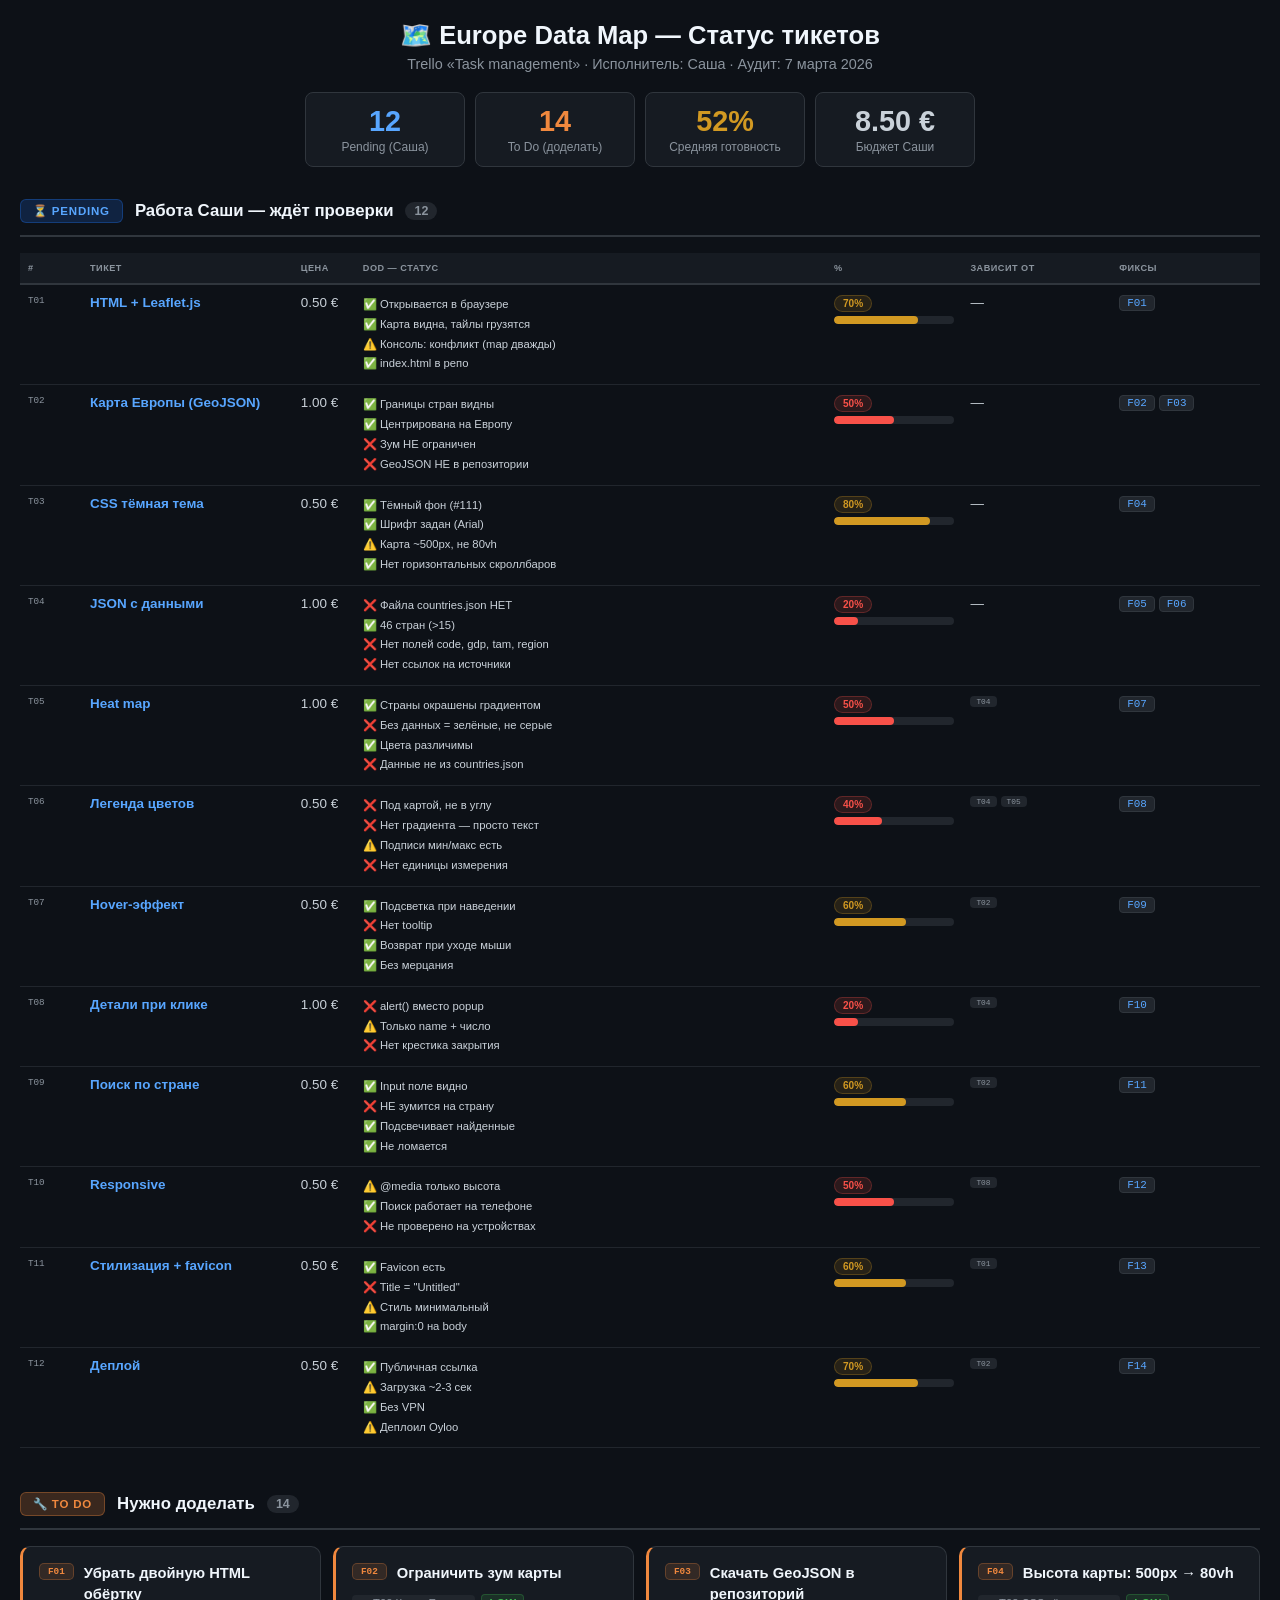
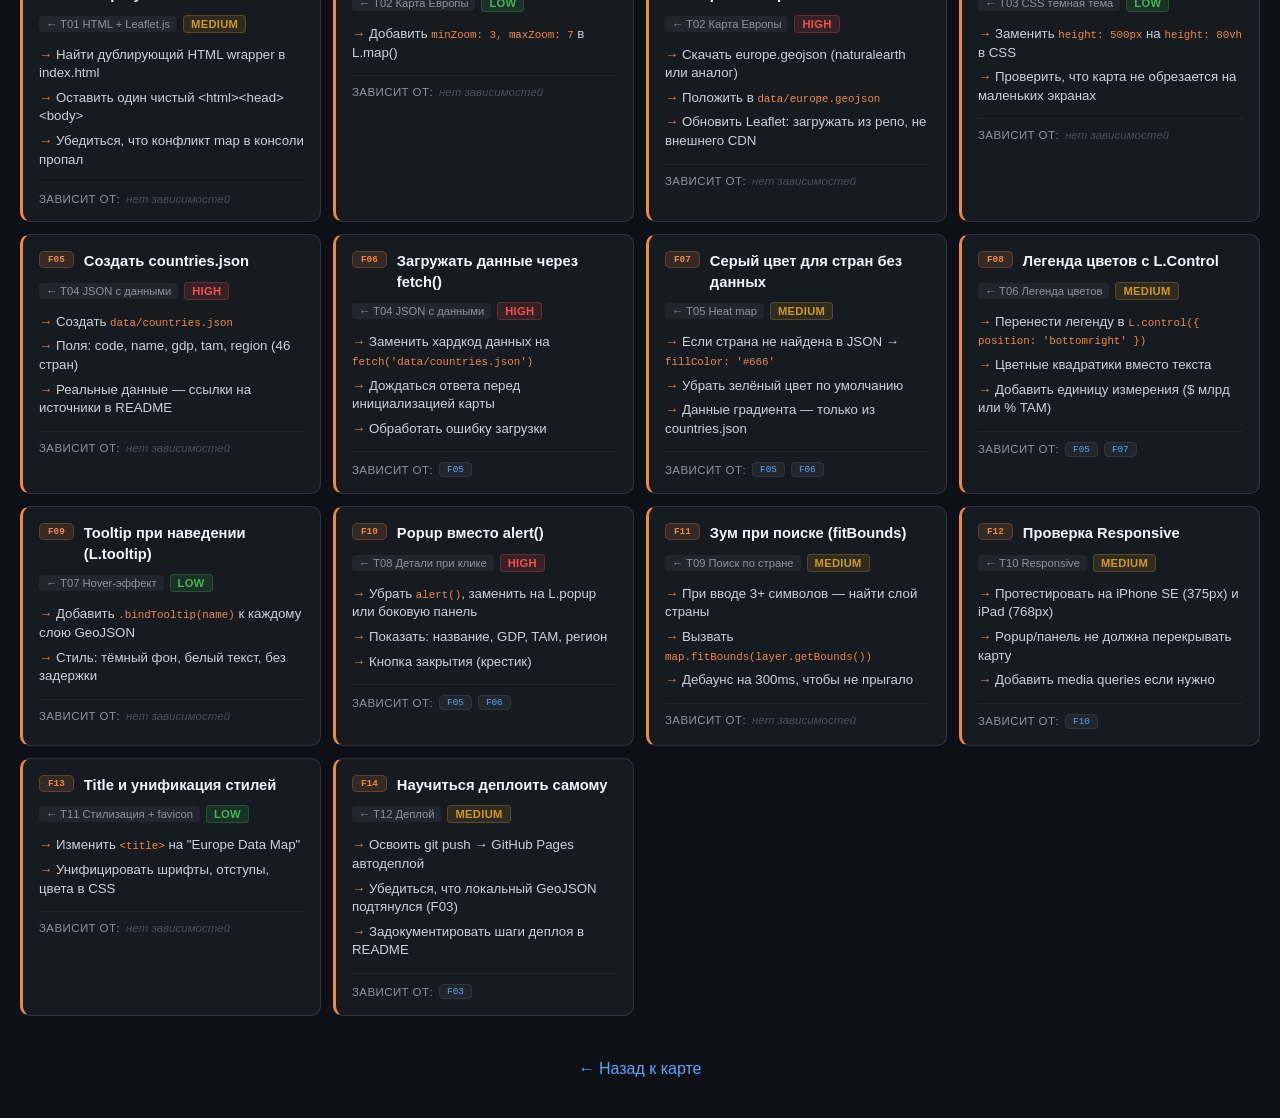
<file: tickets.html>
<!DOCTYPE html>
<html lang="ru">
<head>
  <meta charset="UTF-8">
  <meta name="viewport" content="width=device-width, initial-scale=1.0">
  <title>Europe Data Map — Статус тикетов</title>
  <link rel="icon" href="https://upload.wikimedia.org/wikipedia/commons/6/6e/Europe_flag_icon.png" type="image/png">
  <style>
    * { box-sizing: border-box; margin: 0; padding: 0; }
    body { background: #0d1117; color: #c9d1d9; font-family: -apple-system, BlinkMacSystemFont, 'Segoe UI', sans-serif; padding: 20px; }
    h1 { text-align: center; margin-bottom: 6px; font-size: 1.6em; color: #f0f6fc; }
    .subtitle { text-align: center; color: #8b949e; margin-bottom: 20px; font-size: 0.9em; }

    /* Summary */
    .summary { display: flex; gap: 10px; justify-content: center; flex-wrap: wrap; margin-bottom: 32px; }
    .summary .card { background: #161b22; border: 1px solid #30363d; border-radius: 8px; padding: 12px 20px; text-align: center; min-width: 110px; flex: 1; max-width: 160px; }
    .summary .card .num { font-size: 1.8em; font-weight: 700; }
    .summary .card .label { font-size: 0.75em; color: #8b949e; margin-top: 2px; }

    /* Section */
    .section { margin-bottom: 44px; }
    .section-header { display: flex; align-items: center; gap: 12px; margin-bottom: 16px; padding-bottom: 12px; border-bottom: 2px solid #30363d; flex-wrap: wrap; }
    .section-header h2 { font-size: 1.05em; color: #f0f6fc; font-weight: 600; }
    .count-badge { background: #21262d; color: #8b949e; border-radius: 10px; padding: 2px 9px; font-size: 0.78em; font-weight: 600; }
    .section-title-badge { display: inline-block; padding: 4px 12px; border-radius: 6px; font-size: 0.72em; font-weight: 700; letter-spacing: 0.8px; text-transform: uppercase; flex-shrink: 0; }
    .section-title-badge.pending { background: #1f6feb33; color: #58a6ff; border: 1px solid #1f6feb55; }
    .section-title-badge.todo { background: #f0883e33; color: #f0883e; border: 1px solid #f0883e55; }

    /* Desktop table */
    .desktop-table { width: 100%; border-collapse: collapse; font-size: 0.84em; }
    .desktop-table th { background: #161b22; color: #8b949e; font-weight: 600; text-transform: uppercase; font-size: 0.68em; letter-spacing: 0.5px; padding: 10px 8px; text-align: left; border-bottom: 2px solid #30363d; position: sticky; top: 0; z-index: 1; }
    .desktop-table td { padding: 10px 8px; border-bottom: 1px solid #21262d; vertical-align: top; }
    .desktop-table tr:hover { background: #161b22; }
    .t-id { color: #8b949e; font-family: monospace; font-size: 0.85em; white-space: nowrap; }
    .ticket-name { color: #58a6ff; font-weight: 600; }

    /* Mobile pending cards */
    .mobile-cards { display: none; }
    .pending-card { background: #161b22; border: 1px solid #30363d; border-left: 3px solid #1f6feb; border-radius: 10px; padding: 14px; margin-bottom: 10px; }
    .pending-card-header { display: flex; align-items: center; gap: 8px; margin-bottom: 10px; flex-wrap: wrap; }
    .pc-id { background: #21262d; color: #8b949e; border-radius: 4px; padding: 2px 7px; font-size: 0.72em; font-family: monospace; flex-shrink: 0; }
    .pc-name { color: #58a6ff; font-weight: 600; font-size: 0.95em; flex: 1; }
    .pc-price { color: #8b949e; font-size: 0.82em; white-space: nowrap; }
    .pc-progress { display: flex; align-items: center; gap: 10px; margin-top: 10px; padding-top: 10px; border-top: 1px solid #21262d; }
    .pc-progress .progress-bar { flex: 1; }
    .pc-deps { margin-top: 8px; font-size: 0.76em; color: #8b949e; display: flex; align-items: center; gap: 6px; flex-wrap: wrap; }
    .pc-deps-label { text-transform: uppercase; letter-spacing: 0.4px; font-size: 0.9em; }

    /* Fix cards grid */
    .fix-grid { display: grid; grid-template-columns: repeat(auto-fill, minmax(280px, 1fr)); gap: 12px; }
    .fix-card { background: #161b22; border: 1px solid #30363d; border-left: 3px solid #f0883e; border-radius: 10px; padding: 16px; }
    .fix-card-top { display: flex; align-items: flex-start; gap: 10px; margin-bottom: 10px; }
    .fix-id { background: #f0883e22; color: #f0883e; border: 1px solid #f0883e44; border-radius: 5px; padding: 2px 8px; font-size: 0.72em; font-weight: 700; font-family: monospace; white-space: nowrap; flex-shrink: 0; }
    .fix-title { color: #f0f6fc; font-weight: 600; font-size: 0.92em; line-height: 1.4; }
    .fix-meta { display: flex; align-items: center; gap: 6px; flex-wrap: wrap; margin-bottom: 10px; }
    .fix-related { background: #21262d; color: #8b949e; border-radius: 4px; padding: 2px 7px; font-size: 0.7em; }
    .fix-priority { border-radius: 4px; padding: 2px 7px; font-size: 0.7em; font-weight: 700; letter-spacing: 0.3px; }
    .priority-high { background: #f8514922; color: #f85149; border: 1px solid #f8514944; }
    .priority-med  { background: #d2992222; color: #d29922; border: 1px solid #d2992244; }
    .priority-low  { background: #3fb95022; color: #3fb950; border: 1px solid #3fb95044; }
    .fix-steps { list-style: none; padding: 0; margin-bottom: 10px; }
    .fix-steps li { color: #c9d1d9; font-size: 0.83em; padding: 3px 0; line-height: 1.4; }
    .fix-steps li::before { content: "→ "; color: #f0883e; }
    .fix-deps { display: flex; align-items: center; gap: 6px; flex-wrap: wrap; margin-top: 10px; padding-top: 10px; border-top: 1px solid #21262d; font-size: 0.72em; }
    .fix-deps-label { color: #8b949e; text-transform: uppercase; letter-spacing: 0.4px; white-space: nowrap; }
    .dep-chip { background: #21262d; color: #58a6ff; border: 1px solid #30363d; border-radius: 4px; padding: 1px 7px; font-family: monospace; text-decoration: none; transition: background 0.15s; }
    .dep-chip:hover { background: #30363d; text-decoration: none; }
    .no-deps { color: #484f58; font-style: italic; }

    /* Shared */
    .badge { display: inline-block; padding: 2px 8px; border-radius: 10px; font-size: 0.75em; font-weight: 600; white-space: nowrap; }
    .badge-red    { background: #f8514922; color: #f85149; border: 1px solid #f8514944; }
    .badge-yellow { background: #d2992222; color: #d29922; border: 1px solid #d2992244; }
    .badge-green  { background: #3fb95022; color: #3fb950; border: 1px solid #3fb95044; }
    .progress-bar { background: #21262d; border-radius: 4px; height: 8px; width: 100%; overflow: hidden; }
    .progress-fill { height: 100%; border-radius: 4px; }
    .dod-list { list-style: none; padding: 0; }
    .dod-list li { padding: 2px 0; line-height: 1.4; font-size: 0.84em; }
    .dod-pass::before { content: "✅ "; }
    .dod-fail::before { content: "❌ "; }
    .dod-warn::before { content: "⚠️ "; }
    .dep-chips { display: flex; gap: 4px; flex-wrap: wrap; }
    .t-dep-chip { background: #21262d; color: #8b949e; border-radius: 4px; padding: 1px 6px; font-size: 0.72em; font-family: monospace; text-decoration: none; }
    .t-dep-chip:hover { color: #58a6ff; }
    a { color: #58a6ff; text-decoration: none; }
    a:hover { text-decoration: underline; }
    .back-link { text-align: center; margin-top: 20px; padding-bottom: 20px; }

    /* Responsive */
    @media (max-width: 768px) {
      body { padding: 12px; }
      h1 { font-size: 1.2em; }
      .subtitle { font-size: 0.8em; }
      .summary .card { min-width: 70px; padding: 8px 6px; }
      .summary .card .num { font-size: 1.3em; }
      .summary .card .label { font-size: 0.65em; }
      .desktop-table { display: none; }
      .mobile-cards { display: block; }
      .fix-grid { grid-template-columns: 1fr; }
    }
  </style>
</head>
<body>

<h1>🗺️ Europe Data Map — Статус тикетов</h1>
<p class="subtitle">Trello «Task management» · Исполнитель: Саша · Аудит: 7 марта 2026</p>

<div class="summary">
  <div class="card"><div class="num" style="color:#58a6ff">12</div><div class="label">Pending (Саша)</div></div>
  <div class="card"><div class="num" style="color:#f0883e">14</div><div class="label">To Do (доделать)</div></div>
  <div class="card"><div class="num" style="color:#d29922">52%</div><div class="label">Средняя готовность</div></div>
  <div class="card"><div class="num" style="color:#c9d1d9">8.50 €</div><div class="label">Бюджет Саши</div></div>
</div>


<!-- ═══════════════════════════════════════════════════════════ -->
<!--  PENDING SECTION                                           -->
<!-- ═══════════════════════════════════════════════════════════ -->
<div class="section">
  <div class="section-header">
    <span class="section-title-badge pending">⏳ Pending</span>
    <h2>Работа Саши — ждёт проверки</h2>
    <span class="count-badge">12</span>
  </div>

  <!-- DESKTOP TABLE -->
  <table class="desktop-table">
    <thead>
      <tr>
        <th style="width:5%">#</th>
        <th style="width:17%">Тикет</th>
        <th style="width:5%">Цена</th>
        <th style="width:38%">DoD — статус</th>
        <th style="width:11%">%</th>
        <th style="width:12%">Зависит от</th>
        <th style="width:12%">Фиксы</th>
      </tr>
    </thead>
    <tbody>

      <tr id="T01">
        <td class="t-id">T01</td>
        <td class="ticket-name">HTML + Leaflet.js</td>
        <td>0.50 €</td>
        <td><ul class="dod-list">
          <li class="dod-pass">Открывается в браузере</li>
          <li class="dod-pass">Карта видна, тайлы грузятся</li>
          <li class="dod-warn">Консоль: конфликт (map дважды)</li>
          <li class="dod-pass">index.html в репо</li>
        </ul></td>
        <td><span class="badge badge-yellow">70%</span><div class="progress-bar" style="margin-top:4px"><div class="progress-fill" style="width:70%;background:#d29922"></div></div></td>
        <td>—</td>
        <td><div class="dep-chips"><a href="#F01" class="dep-chip">F01</a></div></td>
      </tr>

      <tr id="T02">
        <td class="t-id">T02</td>
        <td class="ticket-name">Карта Европы (GeoJSON)</td>
        <td>1.00 €</td>
        <td><ul class="dod-list">
          <li class="dod-pass">Границы стран видны</li>
          <li class="dod-pass">Центрирована на Европу</li>
          <li class="dod-fail">Зум НЕ ограничен</li>
          <li class="dod-fail">GeoJSON НЕ в репозитории</li>
        </ul></td>
        <td><span class="badge badge-red">50%</span><div class="progress-bar" style="margin-top:4px"><div class="progress-fill" style="width:50%;background:#f85149"></div></div></td>
        <td>—</td>
        <td><div class="dep-chips"><a href="#F02" class="dep-chip">F02</a><a href="#F03" class="dep-chip">F03</a></div></td>
      </tr>

      <tr id="T03">
        <td class="t-id">T03</td>
        <td class="ticket-name">CSS тёмная тема</td>
        <td>0.50 €</td>
        <td><ul class="dod-list">
          <li class="dod-pass">Тёмный фон (#111)</li>
          <li class="dod-pass">Шрифт задан (Arial)</li>
          <li class="dod-warn">Карта ~500px, не 80vh</li>
          <li class="dod-pass">Нет горизонтальных скроллбаров</li>
        </ul></td>
        <td><span class="badge badge-yellow">80%</span><div class="progress-bar" style="margin-top:4px"><div class="progress-fill" style="width:80%;background:#d29922"></div></div></td>
        <td>—</td>
        <td><div class="dep-chips"><a href="#F04" class="dep-chip">F04</a></div></td>
      </tr>

      <tr id="T04">
        <td class="t-id">T04</td>
        <td class="ticket-name">JSON с данными</td>
        <td>1.00 €</td>
        <td><ul class="dod-list">
          <li class="dod-fail">Файла countries.json НЕТ</li>
          <li class="dod-pass">46 стран (&gt;15)</li>
          <li class="dod-fail">Нет полей code, gdp, tam, region</li>
          <li class="dod-fail">Нет ссылок на источники</li>
        </ul></td>
        <td><span class="badge badge-red">20%</span><div class="progress-bar" style="margin-top:4px"><div class="progress-fill" style="width:20%;background:#f85149"></div></div></td>
        <td>—</td>
        <td><div class="dep-chips"><a href="#F05" class="dep-chip">F05</a><a href="#F06" class="dep-chip">F06</a></div></td>
      </tr>

      <tr id="T05">
        <td class="t-id">T05</td>
        <td class="ticket-name">Heat map</td>
        <td>1.00 €</td>
        <td><ul class="dod-list">
          <li class="dod-pass">Страны окрашены градиентом</li>
          <li class="dod-fail">Без данных = зелёные, не серые</li>
          <li class="dod-pass">Цвета различимы</li>
          <li class="dod-fail">Данные не из countries.json</li>
        </ul></td>
        <td><span class="badge badge-red">50%</span><div class="progress-bar" style="margin-top:4px"><div class="progress-fill" style="width:50%;background:#f85149"></div></div></td>
        <td><div class="dep-chips"><a href="#T04" class="t-dep-chip">T04</a></div></td>
        <td><div class="dep-chips"><a href="#F07" class="dep-chip">F07</a></div></td>
      </tr>

      <tr id="T06">
        <td class="t-id">T06</td>
        <td class="ticket-name">Легенда цветов</td>
        <td>0.50 €</td>
        <td><ul class="dod-list">
          <li class="dod-fail">Под картой, не в углу</li>
          <li class="dod-fail">Нет градиента — просто текст</li>
          <li class="dod-warn">Подписи мин/макс есть</li>
          <li class="dod-fail">Нет единицы измерения</li>
        </ul></td>
        <td><span class="badge badge-red">40%</span><div class="progress-bar" style="margin-top:4px"><div class="progress-fill" style="width:40%;background:#f85149"></div></div></td>
        <td><div class="dep-chips"><a href="#T04" class="t-dep-chip">T04</a><a href="#T05" class="t-dep-chip">T05</a></div></td>
        <td><div class="dep-chips"><a href="#F08" class="dep-chip">F08</a></div></td>
      </tr>

      <tr id="T07">
        <td class="t-id">T07</td>
        <td class="ticket-name">Hover-эффект</td>
        <td>0.50 €</td>
        <td><ul class="dod-list">
          <li class="dod-pass">Подсветка при наведении</li>
          <li class="dod-fail">Нет tooltip</li>
          <li class="dod-pass">Возврат при уходе мыши</li>
          <li class="dod-pass">Без мерцания</li>
        </ul></td>
        <td><span class="badge badge-yellow">60%</span><div class="progress-bar" style="margin-top:4px"><div class="progress-fill" style="width:60%;background:#d29922"></div></div></td>
        <td><div class="dep-chips"><a href="#T02" class="t-dep-chip">T02</a></div></td>
        <td><div class="dep-chips"><a href="#F09" class="dep-chip">F09</a></div></td>
      </tr>

      <tr id="T08">
        <td class="t-id">T08</td>
        <td class="ticket-name">Детали при клике</td>
        <td>1.00 €</td>
        <td><ul class="dod-list">
          <li class="dod-fail">alert() вместо popup</li>
          <li class="dod-warn">Только name + число</li>
          <li class="dod-fail">Нет крестика закрытия</li>
        </ul></td>
        <td><span class="badge badge-red">20%</span><div class="progress-bar" style="margin-top:4px"><div class="progress-fill" style="width:20%;background:#f85149"></div></div></td>
        <td><div class="dep-chips"><a href="#T04" class="t-dep-chip">T04</a></div></td>
        <td><div class="dep-chips"><a href="#F10" class="dep-chip">F10</a></div></td>
      </tr>

      <tr id="T09">
        <td class="t-id">T09</td>
        <td class="ticket-name">Поиск по стране</td>
        <td>0.50 €</td>
        <td><ul class="dod-list">
          <li class="dod-pass">Input поле видно</li>
          <li class="dod-fail">НЕ зумится на страну</li>
          <li class="dod-pass">Подсвечивает найденные</li>
          <li class="dod-pass">Не ломается</li>
        </ul></td>
        <td><span class="badge badge-yellow">60%</span><div class="progress-bar" style="margin-top:4px"><div class="progress-fill" style="width:60%;background:#d29922"></div></div></td>
        <td><div class="dep-chips"><a href="#T02" class="t-dep-chip">T02</a></div></td>
        <td><div class="dep-chips"><a href="#F11" class="dep-chip">F11</a></div></td>
      </tr>

      <tr id="T10">
        <td class="t-id">T10</td>
        <td class="ticket-name">Responsive</td>
        <td>0.50 €</td>
        <td><ul class="dod-list">
          <li class="dod-warn">@media только высота</li>
          <li class="dod-pass">Поиск работает на телефоне</li>
          <li class="dod-fail">Не проверено на устройствах</li>
        </ul></td>
        <td><span class="badge badge-red">50%</span><div class="progress-bar" style="margin-top:4px"><div class="progress-fill" style="width:50%;background:#f85149"></div></div></td>
        <td><div class="dep-chips"><a href="#T08" class="t-dep-chip">T08</a></div></td>
        <td><div class="dep-chips"><a href="#F12" class="dep-chip">F12</a></div></td>
      </tr>

      <tr id="T11">
        <td class="t-id">T11</td>
        <td class="ticket-name">Стилизация + favicon</td>
        <td>0.50 €</td>
        <td><ul class="dod-list">
          <li class="dod-pass">Favicon есть</li>
          <li class="dod-fail">Title = "Untitled"</li>
          <li class="dod-warn">Стиль минимальный</li>
          <li class="dod-pass">margin:0 на body</li>
        </ul></td>
        <td><span class="badge badge-yellow">60%</span><div class="progress-bar" style="margin-top:4px"><div class="progress-fill" style="width:60%;background:#d29922"></div></div></td>
        <td><div class="dep-chips"><a href="#T01" class="t-dep-chip">T01</a></div></td>
        <td><div class="dep-chips"><a href="#F13" class="dep-chip">F13</a></div></td>
      </tr>

      <tr id="T12">
        <td class="t-id">T12</td>
        <td class="ticket-name">Деплой</td>
        <td>0.50 €</td>
        <td><ul class="dod-list">
          <li class="dod-pass">Публичная ссылка</li>
          <li class="dod-warn">Загрузка ~2-3 сек</li>
          <li class="dod-pass">Без VPN</li>
          <li class="dod-warn">Деплоил Oyloo</li>
        </ul></td>
        <td><span class="badge badge-yellow">70%</span><div class="progress-bar" style="margin-top:4px"><div class="progress-fill" style="width:70%;background:#d29922"></div></div></td>
        <td><div class="dep-chips"><a href="#T02" class="t-dep-chip">T02</a></div></td>
        <td><div class="dep-chips"><a href="#F14" class="dep-chip">F14</a></div></td>
      </tr>

    </tbody>
  </table>

  <!-- MOBILE CARDS - Pending -->
  <div class="mobile-cards">

    <div class="pending-card" id="T01-m">
      <div class="pending-card-header">
        <span class="pc-id">T01</span><span class="pc-name">HTML + Leaflet.js</span><span class="pc-price">0.50 €</span>
      </div>
      <ul class="dod-list">
        <li class="dod-pass">Открывается в браузере</li>
        <li class="dod-pass">Карта видна, тайлы грузятся</li>
        <li class="dod-warn">Консоль: конфликт (map дважды)</li>
        <li class="dod-pass">index.html в репо</li>
      </ul>
      <div class="pc-progress"><span class="badge badge-yellow">70%</span><div class="progress-bar"><div class="progress-fill" style="width:70%;background:#d29922"></div></div></div>
      <div class="pc-deps"><span class="pc-deps-label">Фиксы:</span><a href="#F01" class="dep-chip">F01</a></div>
    </div>

    <div class="pending-card" id="T02-m">
      <div class="pending-card-header">
        <span class="pc-id">T02</span><span class="pc-name">Карта Европы (GeoJSON)</span><span class="pc-price">1.00 €</span>
      </div>
      <ul class="dod-list">
        <li class="dod-pass">Границы стран видны</li>
        <li class="dod-pass">Центрирована на Европу</li>
        <li class="dod-fail">Зум НЕ ограничен</li>
        <li class="dod-fail">GeoJSON НЕ в репозитории</li>
      </ul>
      <div class="pc-progress"><span class="badge badge-red">50%</span><div class="progress-bar"><div class="progress-fill" style="width:50%;background:#f85149"></div></div></div>
      <div class="pc-deps"><span class="pc-deps-label">Фиксы:</span><a href="#F02" class="dep-chip">F02</a><a href="#F03" class="dep-chip">F03</a></div>
    </div>

    <div class="pending-card" id="T03-m">
      <div class="pending-card-header">
        <span class="pc-id">T03</span><span class="pc-name">CSS тёмная тема</span><span class="pc-price">0.50 €</span>
      </div>
      <ul class="dod-list">
        <li class="dod-pass">Тёмный фон (#111)</li>
        <li class="dod-pass">Шрифт задан (Arial)</li>
        <li class="dod-warn">Карта ~500px, не 80vh</li>
        <li class="dod-pass">Нет горизонтальных скроллбаров</li>
      </ul>
      <div class="pc-progress"><span class="badge badge-yellow">80%</span><div class="progress-bar"><div class="progress-fill" style="width:80%;background:#d29922"></div></div></div>
      <div class="pc-deps"><span class="pc-deps-label">Фиксы:</span><a href="#F04" class="dep-chip">F04</a></div>
    </div>

    <div class="pending-card" id="T04-m">
      <div class="pending-card-header">
        <span class="pc-id">T04</span><span class="pc-name">JSON с данными</span><span class="pc-price">1.00 €</span>
      </div>
      <ul class="dod-list">
        <li class="dod-fail">Файла countries.json НЕТ</li>
        <li class="dod-pass">46 стран (&gt;15)</li>
        <li class="dod-fail">Нет полей code, gdp, tam, region</li>
        <li class="dod-fail">Нет ссылок на источники</li>
      </ul>
      <div class="pc-progress"><span class="badge badge-red">20%</span><div class="progress-bar"><div class="progress-fill" style="width:20%;background:#f85149"></div></div></div>
      <div class="pc-deps"><span class="pc-deps-label">Фиксы:</span><a href="#F05" class="dep-chip">F05</a><a href="#F06" class="dep-chip">F06</a></div>
    </div>

    <div class="pending-card" id="T05-m">
      <div class="pending-card-header">
        <span class="pc-id">T05</span><span class="pc-name">Heat map</span><span class="pc-price">1.00 €</span>
      </div>
      <ul class="dod-list">
        <li class="dod-pass">Страны окрашены градиентом</li>
        <li class="dod-fail">Без данных = зелёные, не серые</li>
        <li class="dod-pass">Цвета различимы</li>
        <li class="dod-fail">Данные не из countries.json</li>
      </ul>
      <div class="pc-progress"><span class="badge badge-red">50%</span><div class="progress-bar"><div class="progress-fill" style="width:50%;background:#f85149"></div></div></div>
      <div class="pc-deps"><span class="pc-deps-label">Зависит от:</span><a href="#T04-m" class="dep-chip">T04</a> <span class="pc-deps-label" style="margin-left:4px">Фиксы:</span><a href="#F07" class="dep-chip">F07</a></div>
    </div>

    <div class="pending-card" id="T06-m">
      <div class="pending-card-header">
        <span class="pc-id">T06</span><span class="pc-name">Легенда цветов</span><span class="pc-price">0.50 €</span>
      </div>
      <ul class="dod-list">
        <li class="dod-fail">Под картой, не в углу</li>
        <li class="dod-fail">Нет градиента — просто текст</li>
        <li class="dod-warn">Подписи мин/макс есть</li>
        <li class="dod-fail">Нет единицы измерения</li>
      </ul>
      <div class="pc-progress"><span class="badge badge-red">40%</span><div class="progress-bar"><div class="progress-fill" style="width:40%;background:#f85149"></div></div></div>
      <div class="pc-deps"><span class="pc-deps-label">Зависит от:</span><a href="#T04-m" class="dep-chip">T04</a><a href="#T05-m" class="dep-chip">T05</a> <span class="pc-deps-label" style="margin-left:4px">Фиксы:</span><a href="#F08" class="dep-chip">F08</a></div>
    </div>

    <div class="pending-card" id="T07-m">
      <div class="pending-card-header">
        <span class="pc-id">T07</span><span class="pc-name">Hover-эффект</span><span class="pc-price">0.50 €</span>
      </div>
      <ul class="dod-list">
        <li class="dod-pass">Подсветка при наведении</li>
        <li class="dod-fail">Нет tooltip</li>
        <li class="dod-pass">Возврат при уходе мыши</li>
        <li class="dod-pass">Без мерцания</li>
      </ul>
      <div class="pc-progress"><span class="badge badge-yellow">60%</span><div class="progress-bar"><div class="progress-fill" style="width:60%;background:#d29922"></div></div></div>
      <div class="pc-deps"><span class="pc-deps-label">Зависит от:</span><a href="#T02-m" class="dep-chip">T02</a> <span class="pc-deps-label" style="margin-left:4px">Фиксы:</span><a href="#F09" class="dep-chip">F09</a></div>
    </div>

    <div class="pending-card" id="T08-m">
      <div class="pending-card-header">
        <span class="pc-id">T08</span><span class="pc-name">Детали при клике</span><span class="pc-price">1.00 €</span>
      </div>
      <ul class="dod-list">
        <li class="dod-fail">alert() вместо popup</li>
        <li class="dod-warn">Только name + число</li>
        <li class="dod-fail">Нет крестика закрытия</li>
      </ul>
      <div class="pc-progress"><span class="badge badge-red">20%</span><div class="progress-bar"><div class="progress-fill" style="width:20%;background:#f85149"></div></div></div>
      <div class="pc-deps"><span class="pc-deps-label">Зависит от:</span><a href="#T04-m" class="dep-chip">T04</a> <span class="pc-deps-label" style="margin-left:4px">Фиксы:</span><a href="#F10" class="dep-chip">F10</a></div>
    </div>

    <div class="pending-card" id="T09-m">
      <div class="pending-card-header">
        <span class="pc-id">T09</span><span class="pc-name">Поиск по стране</span><span class="pc-price">0.50 €</span>
      </div>
      <ul class="dod-list">
        <li class="dod-pass">Input поле видно</li>
        <li class="dod-fail">НЕ зумится на страну</li>
        <li class="dod-pass">Подсвечивает найденные</li>
        <li class="dod-pass">Не ломается</li>
      </ul>
      <div class="pc-progress"><span class="badge badge-yellow">60%</span><div class="progress-bar"><div class="progress-fill" style="width:60%;background:#d29922"></div></div></div>
      <div class="pc-deps"><span class="pc-deps-label">Зависит от:</span><a href="#T02-m" class="dep-chip">T02</a> <span class="pc-deps-label" style="margin-left:4px">Фиксы:</span><a href="#F11" class="dep-chip">F11</a></div>
    </div>

    <div class="pending-card" id="T10-m">
      <div class="pending-card-header">
        <span class="pc-id">T10</span><span class="pc-name">Responsive</span><span class="pc-price">0.50 €</span>
      </div>
      <ul class="dod-list">
        <li class="dod-warn">@media только высота</li>
        <li class="dod-pass">Поиск работает на телефоне</li>
        <li class="dod-fail">Не проверено на устройствах</li>
      </ul>
      <div class="pc-progress"><span class="badge badge-red">50%</span><div class="progress-bar"><div class="progress-fill" style="width:50%;background:#f85149"></div></div></div>
      <div class="pc-deps"><span class="pc-deps-label">Зависит от:</span><a href="#T08-m" class="dep-chip">T08</a> <span class="pc-deps-label" style="margin-left:4px">Фиксы:</span><a href="#F12" class="dep-chip">F12</a></div>
    </div>

    <div class="pending-card" id="T11-m">
      <div class="pending-card-header">
        <span class="pc-id">T11</span><span class="pc-name">Стилизация + favicon</span><span class="pc-price">0.50 €</span>
      </div>
      <ul class="dod-list">
        <li class="dod-pass">Favicon есть</li>
        <li class="dod-fail">Title = "Untitled"</li>
        <li class="dod-warn">Стиль минимальный</li>
        <li class="dod-pass">margin:0 на body</li>
      </ul>
      <div class="pc-progress"><span class="badge badge-yellow">60%</span><div class="progress-bar"><div class="progress-fill" style="width:60%;background:#d29922"></div></div></div>
      <div class="pc-deps"><span class="pc-deps-label">Зависит от:</span><a href="#T01-m" class="dep-chip">T01</a> <span class="pc-deps-label" style="margin-left:4px">Фиксы:</span><a href="#F13" class="dep-chip">F13</a></div>
    </div>

    <div class="pending-card" id="T12-m">
      <div class="pending-card-header">
        <span class="pc-id">T12</span><span class="pc-name">Деплой</span><span class="pc-price">0.50 €</span>
      </div>
      <ul class="dod-list">
        <li class="dod-pass">Публичная ссылка</li>
        <li class="dod-warn">Загрузка ~2-3 сек</li>
        <li class="dod-pass">Без VPN</li>
        <li class="dod-warn">Деплоил Oyloo</li>
      </ul>
      <div class="pc-progress"><span class="badge badge-yellow">70%</span><div class="progress-bar"><div class="progress-fill" style="width:70%;background:#d29922"></div></div></div>
      <div class="pc-deps"><span class="pc-deps-label">Зависит от:</span><a href="#T02-m" class="dep-chip">T02</a> <span class="pc-deps-label" style="margin-left:4px">Фиксы:</span><a href="#F14" class="dep-chip">F14</a></div>
    </div>

  </div><!-- /mobile-cards -->
</div><!-- /section pending -->


<!-- ═══════════════════════════════════════════════════════════ -->
<!--  TO DO SECTION                                             -->
<!-- ═══════════════════════════════════════════════════════════ -->
<div class="section">
  <div class="section-header">
    <span class="section-title-badge todo">🔧 To Do</span>
    <h2>Нужно доделать</h2>
    <span class="count-badge">14</span>
  </div>

  <div class="fix-grid">

    <!-- F01 -->
    <div class="fix-card" id="F01">
      <div class="fix-card-top">
        <span class="fix-id">F01</span>
        <span class="fix-title">Убрать двойную HTML обёртку</span>
      </div>
      <div class="fix-meta">
        <span class="fix-related">← T01 HTML + Leaflet.js</span>
        <span class="fix-priority priority-med">MEDIUM</span>
      </div>
      <ul class="fix-steps">
        <li>Найти дублирующий HTML wrapper в index.html</li>
        <li>Оставить один чистый &lt;html&gt;&lt;head&gt;&lt;body&gt;</li>
        <li>Убедиться, что конфликт map в консоли пропал</li>
      </ul>
      <div class="fix-deps">
        <span class="fix-deps-label">Зависит от:</span>
        <span class="no-deps">нет зависимостей</span>
      </div>
    </div>

    <!-- F02 -->
    <div class="fix-card" id="F02">
      <div class="fix-card-top">
        <span class="fix-id">F02</span>
        <span class="fix-title">Ограничить зум карты</span>
      </div>
      <div class="fix-meta">
        <span class="fix-related">← T02 Карта Европы</span>
        <span class="fix-priority priority-low">LOW</span>
      </div>
      <ul class="fix-steps">
        <li>Добавить <code style="color:#f0883e">minZoom: 3, maxZoom: 7</code> в L.map()</li>
      </ul>
      <div class="fix-deps">
        <span class="fix-deps-label">Зависит от:</span>
        <span class="no-deps">нет зависимостей</span>
      </div>
    </div>

    <!-- F03 -->
    <div class="fix-card" id="F03">
      <div class="fix-card-top">
        <span class="fix-id">F03</span>
        <span class="fix-title">Скачать GeoJSON в репозиторий</span>
      </div>
      <div class="fix-meta">
        <span class="fix-related">← T02 Карта Европы</span>
        <span class="fix-priority priority-high">HIGH</span>
      </div>
      <ul class="fix-steps">
        <li>Скачать europe.geojson (naturalearth или аналог)</li>
        <li>Положить в <code style="color:#f0883e">data/europe.geojson</code></li>
        <li>Обновить Leaflet: загружать из репо, не внешнего CDN</li>
      </ul>
      <div class="fix-deps">
        <span class="fix-deps-label">Зависит от:</span>
        <span class="no-deps">нет зависимостей</span>
      </div>
    </div>

    <!-- F04 -->
    <div class="fix-card" id="F04">
      <div class="fix-card-top">
        <span class="fix-id">F04</span>
        <span class="fix-title">Высота карты: 500px → 80vh</span>
      </div>
      <div class="fix-meta">
        <span class="fix-related">← T03 CSS тёмная тема</span>
        <span class="fix-priority priority-low">LOW</span>
      </div>
      <ul class="fix-steps">
        <li>Заменить <code style="color:#f0883e">height: 500px</code> на <code style="color:#f0883e">height: 80vh</code> в CSS</li>
        <li>Проверить, что карта не обрезается на маленьких экранах</li>
      </ul>
      <div class="fix-deps">
        <span class="fix-deps-label">Зависит от:</span>
        <span class="no-deps">нет зависимостей</span>
      </div>
    </div>

    <!-- F05 -->
    <div class="fix-card" id="F05">
      <div class="fix-card-top">
        <span class="fix-id">F05</span>
        <span class="fix-title">Создать countries.json</span>
      </div>
      <div class="fix-meta">
        <span class="fix-related">← T04 JSON с данными</span>
        <span class="fix-priority priority-high">HIGH</span>
      </div>
      <ul class="fix-steps">
        <li>Создать <code style="color:#f0883e">data/countries.json</code></li>
        <li>Поля: code, name, gdp, tam, region (46 стран)</li>
        <li>Реальные данные — ссылки на источники в README</li>
      </ul>
      <div class="fix-deps">
        <span class="fix-deps-label">Зависит от:</span>
        <span class="no-deps">нет зависимостей</span>
      </div>
    </div>

    <!-- F06 -->
    <div class="fix-card" id="F06">
      <div class="fix-card-top">
        <span class="fix-id">F06</span>
        <span class="fix-title">Загружать данные через fetch()</span>
      </div>
      <div class="fix-meta">
        <span class="fix-related">← T04 JSON с данными</span>
        <span class="fix-priority priority-high">HIGH</span>
      </div>
      <ul class="fix-steps">
        <li>Заменить хардкод данных на <code style="color:#f0883e">fetch('data/countries.json')</code></li>
        <li>Дождаться ответа перед инициализацией карты</li>
        <li>Обработать ошибку загрузки</li>
      </ul>
      <div class="fix-deps">
        <span class="fix-deps-label">Зависит от:</span>
        <a href="#F05" class="dep-chip">F05</a>
      </div>
    </div>

    <!-- F07 -->
    <div class="fix-card" id="F07">
      <div class="fix-card-top">
        <span class="fix-id">F07</span>
        <span class="fix-title">Серый цвет для стран без данных</span>
      </div>
      <div class="fix-meta">
        <span class="fix-related">← T05 Heat map</span>
        <span class="fix-priority priority-med">MEDIUM</span>
      </div>
      <ul class="fix-steps">
        <li>Если страна не найдена в JSON → <code style="color:#f0883e">fillColor: '#666'</code></li>
        <li>Убрать зелёный цвет по умолчанию</li>
        <li>Данные градиента — только из countries.json</li>
      </ul>
      <div class="fix-deps">
        <span class="fix-deps-label">Зависит от:</span>
        <a href="#F05" class="dep-chip">F05</a>
        <a href="#F06" class="dep-chip">F06</a>
      </div>
    </div>

    <!-- F08 -->
    <div class="fix-card" id="F08">
      <div class="fix-card-top">
        <span class="fix-id">F08</span>
        <span class="fix-title">Легенда цветов с L.Control</span>
      </div>
      <div class="fix-meta">
        <span class="fix-related">← T06 Легенда цветов</span>
        <span class="fix-priority priority-med">MEDIUM</span>
      </div>
      <ul class="fix-steps">
        <li>Перенести легенду в <code style="color:#f0883e">L.control({ position: 'bottomright' })</code></li>
        <li>Цветные квадратики вместо текста</li>
        <li>Добавить единицу измерения ($ млрд или % TAM)</li>
      </ul>
      <div class="fix-deps">
        <span class="fix-deps-label">Зависит от:</span>
        <a href="#F05" class="dep-chip">F05</a>
        <a href="#F07" class="dep-chip">F07</a>
      </div>
    </div>

    <!-- F09 -->
    <div class="fix-card" id="F09">
      <div class="fix-card-top">
        <span class="fix-id">F09</span>
        <span class="fix-title">Tooltip при наведении (L.tooltip)</span>
      </div>
      <div class="fix-meta">
        <span class="fix-related">← T07 Hover-эффект</span>
        <span class="fix-priority priority-low">LOW</span>
      </div>
      <ul class="fix-steps">
        <li>Добавить <code style="color:#f0883e">.bindTooltip(name)</code> к каждому слою GeoJSON</li>
        <li>Стиль: тёмный фон, белый текст, без задержки</li>
      </ul>
      <div class="fix-deps">
        <span class="fix-deps-label">Зависит от:</span>
        <span class="no-deps">нет зависимостей</span>
      </div>
    </div>

    <!-- F10 -->
    <div class="fix-card" id="F10">
      <div class="fix-card-top">
        <span class="fix-id">F10</span>
        <span class="fix-title">Popup вместо alert()</span>
      </div>
      <div class="fix-meta">
        <span class="fix-related">← T08 Детали при клике</span>
        <span class="fix-priority priority-high">HIGH</span>
      </div>
      <ul class="fix-steps">
        <li>Убрать <code style="color:#f0883e">alert()</code>, заменить на L.popup или боковую панель</li>
        <li>Показать: название, GDP, TAM, регион</li>
        <li>Кнопка закрытия (крестик)</li>
      </ul>
      <div class="fix-deps">
        <span class="fix-deps-label">Зависит от:</span>
        <a href="#F05" class="dep-chip">F05</a>
        <a href="#F06" class="dep-chip">F06</a>
      </div>
    </div>

    <!-- F11 -->
    <div class="fix-card" id="F11">
      <div class="fix-card-top">
        <span class="fix-id">F11</span>
        <span class="fix-title">Зум при поиске (fitBounds)</span>
      </div>
      <div class="fix-meta">
        <span class="fix-related">← T09 Поиск по стране</span>
        <span class="fix-priority priority-med">MEDIUM</span>
      </div>
      <ul class="fix-steps">
        <li>При вводе 3+ символов — найти слой страны</li>
        <li>Вызвать <code style="color:#f0883e">map.fitBounds(layer.getBounds())</code></li>
        <li>Дебаунс на 300ms, чтобы не прыгало</li>
      </ul>
      <div class="fix-deps">
        <span class="fix-deps-label">Зависит от:</span>
        <span class="no-deps">нет зависимостей</span>
      </div>
    </div>

    <!-- F12 -->
    <div class="fix-card" id="F12">
      <div class="fix-card-top">
        <span class="fix-id">F12</span>
        <span class="fix-title">Проверка Responsive</span>
      </div>
      <div class="fix-meta">
        <span class="fix-related">← T10 Responsive</span>
        <span class="fix-priority priority-med">MEDIUM</span>
      </div>
      <ul class="fix-steps">
        <li>Протестировать на iPhone SE (375px) и iPad (768px)</li>
        <li>Popup/панель не должна перекрывать карту</li>
        <li>Добавить media queries если нужно</li>
      </ul>
      <div class="fix-deps">
        <span class="fix-deps-label">Зависит от:</span>
        <a href="#F10" class="dep-chip">F10</a>
      </div>
    </div>

    <!-- F13 -->
    <div class="fix-card" id="F13">
      <div class="fix-card-top">
        <span class="fix-id">F13</span>
        <span class="fix-title">Title и унификация стилей</span>
      </div>
      <div class="fix-meta">
        <span class="fix-related">← T11 Стилизация + favicon</span>
        <span class="fix-priority priority-low">LOW</span>
      </div>
      <ul class="fix-steps">
        <li>Изменить <code style="color:#f0883e">&lt;title&gt;</code> на "Europe Data Map"</li>
        <li>Унифицировать шрифты, отступы, цвета в CSS</li>
      </ul>
      <div class="fix-deps">
        <span class="fix-deps-label">Зависит от:</span>
        <span class="no-deps">нет зависимостей</span>
      </div>
    </div>

    <!-- F14 -->
    <div class="fix-card" id="F14">
      <div class="fix-card-top">
        <span class="fix-id">F14</span>
        <span class="fix-title">Научиться деплоить самому</span>
      </div>
      <div class="fix-meta">
        <span class="fix-related">← T12 Деплой</span>
        <span class="fix-priority priority-med">MEDIUM</span>
      </div>
      <ul class="fix-steps">
        <li>Освоить git push → GitHub Pages автодеплой</li>
        <li>Убедиться, что локальный GeoJSON подтянулся (F03)</li>
        <li>Задокументировать шаги деплоя в README</li>
      </ul>
      <div class="fix-deps">
        <span class="fix-deps-label">Зависит от:</span>
        <a href="#F03" class="dep-chip">F03</a>
      </div>
    </div>

  </div><!-- /fix-grid -->
</div><!-- /section todo -->

<p class="back-link"><a href="./index.html">← Назад к карте</a></p>
</body>
</html>
</file>
